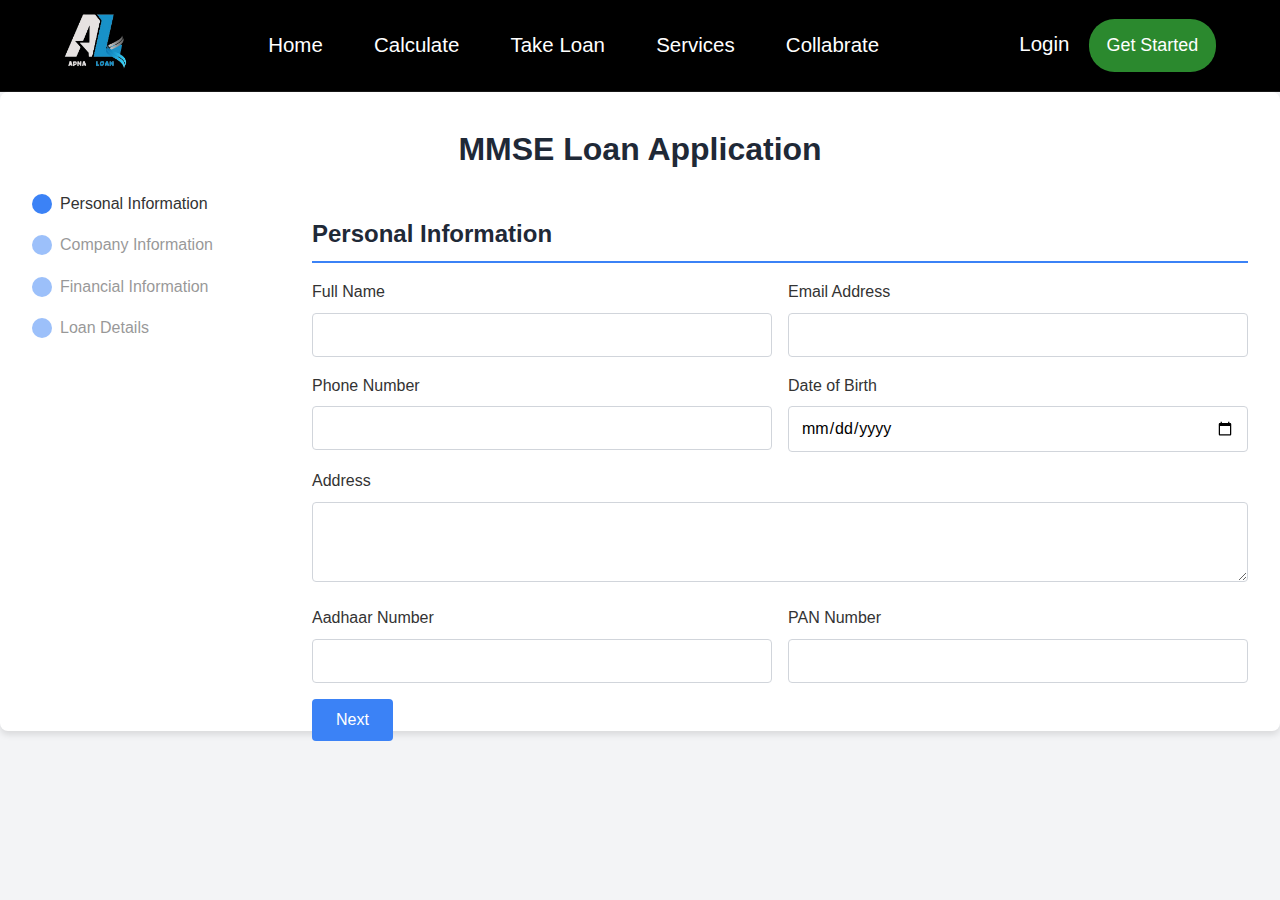
<file: Apna Loan/loan.html>
<!DOCTYPE html>
<html lang="en">
<head>
    <meta charset="UTF-8">
    <meta name="viewport" content="width=device-width, initial-scale=1.0">
    <title>ApnaLoan - MMSE Loan Application</title>
    <link rel="stylesheet" href="./css/style.css">
    <link rel="stylesheet" href="./css/loan.css">
</head>
<body>
    <header>
        <nav>
            <div class="leftnav" data-aos="fade-up" data-aos-duration="800">
                <img class="logo" src="./images/logo3.png" alt="">
            </div>
            <div class="midnav" data-aos="fade-up" data-aos-duration="800" data-aos-delay="500">
                <ul class="simpleflex">
                    <li>
                        <a href="./index.html">Home</a>
                    </li>
                    <li>
                        <a href="./calculator.html">Calculate</a>
                    </li>
                    <li>
                        <a href="./loan.html">Take Loan</a>
                    </li>
                    <li>Services</li>
                    <li><a href="./collab.html">Collabrate</a>
                    </li>
                </ul>
            </div>
            <div class="rightnav simpleflex" data-aos="fade-up" data-aos-duration="800" data-aos-delay="700">
                <a href="./login.html">
                    <button class="loginbtnnav">Login</button>
                </a>
                <button class="startedbtnnav">Get Started</button>
            </div>
        </nav>
    </header>
    <div class="container">
        <h1>MMSE Loan Application</h1>
        <div class="form-container">
            <div class="timeline">
                <div class="timeline-item active" data-step="1">
                    <div class="timeline-dot"></div>
                    <div class="timeline-text">Personal Information</div>
                </div>
                <div class="timeline-item" data-step="2">
                    <div class="timeline-dot"></div>
                    <div class="timeline-text">Company Information</div>
                </div>
                <div class="timeline-item" data-step="3">
                    <div class="timeline-dot"></div>
                    <div class="timeline-text">Financial Information</div>
                </div>
                <div class="timeline-item" data-step="4">
                    <div class="timeline-dot"></div>
                    <div class="timeline-text">Loan Details</div>
                </div>
            </div>
            <form id="loanApplicationForm">
                <div class="form-section active" data-step="1">
                    <h2>Personal Information</h2>
                    <div class="form-row">
                        <div class="form-group">
                            <label for="fullName">Full Name</label>
                            <input type="text" id="fullName" name="fullName" required>
                        </div>
                        <div class="form-group">
                            <label for="email">Email Address</label>
                            <input type="email" id="email" name="email" required>
                        </div>
                    </div>
                    <div class="form-row">
                        <div class="form-group">
                            <label for="phone">Phone Number</label>
                            <input type="tel" id="phone" name="phone" required>
                        </div>
                        <div class="form-group">
                            <label for="dob">Date of Birth</label>
                            <input type="date" id="dob" name="dob" required>
                        </div>
                    </div>
                    <div class="form-row">
                        <div class="form-group">
                            <label for="address">Address</label>
                            <textarea id="address" name="address" rows="3" required></textarea>
                        </div>
                    </div>
                    <div class="form-row">
                        <div class="form-group">
                            <label for="aadhaar">Aadhaar Number</label>
                            <input type="text" id="aadhaar" name="aadhaar" required pattern="[0-9]{12}" title="Please enter a valid 12-digit Aadhaar number">
                        </div>
                        <div class="form-group">
                            <label for="pan">PAN Number</label>
                            <input type="text" id="pan" name="pan" required pattern="[A-Z]{5}[0-9]{4}[A-Z]{1}" title="Please enter a valid 10-character PAN number">
                        </div>
                    </div>
                </div>

                <div class="form-section" data-step="2">
                    <h2>Company Information</h2>
                    <div class="form-row">
                        <div class="form-group">
                            <label for="companyName">Company Name</label>
                            <input type="text" id="companyName" name="companyName" required>
                        </div>
                        <div class="form-group">
                            <label for="businessType">Business Type</label>
                            <select id="businessType" name="businessType" required>
                                <option value="">Select business type</option>
                                <option value="micro">Micro Enterprise</option>
                                <option value="small">Small Enterprise</option>
                                <option value="medium">Medium Enterprise</option>
                            </select>
                        </div>
                    </div>
                    <div class="form-row">
                        <div class="form-group">
                            <label for="industryType">Industry</label>
                            <input type="text" id="industryType" name="industryType" required>
                        </div>
                        <div class="form-group">
                            <label for="yearsInBusiness">Years in Business</label>
                            <input type="number" id="yearsInBusiness" name="yearsInBusiness" min="0" step="0.5" required>
                        </div>
                    </div>
                    <div class="form-row">
                        <div class="form-group">
                            <label for="numEmployees">Number of Employees</label>
                            <input type="number" id="numEmployees" name="numEmployees" min="1" required>
                        </div>
                    </div>
                    <div class="form-row">
                        <div class="form-group">
                            <label for="businessDescription">Business Description</label>
                            <textarea id="businessDescription" name="businessDescription" rows="4" required></textarea>
                        </div>
                    </div>
                </div>

                <div class="form-section" data-step="3">
                    <h2>Financial Information</h2>
                    <div class="form-row">
                        <div class="form-group">
                            <label for="annualRevenue">Annual Revenue (Last Year)</label>
                            <input type="number" id="annualRevenue" name="annualRevenue" min="0" required>
                        </div>
                        <div class="form-group">
                            <label for="monthlyRevenue">Average Monthly Revenue</label>
                            <input type="number" id="monthlyRevenue" name="monthlyRevenue" min="0" required>
                        </div>
                    </div>
                    <div class="form-row">
                        <div class="form-group">
                            <label for="monthlyExpenses">Average Monthly Expenses</label>
                            <input type="number" id="monthlyExpenses" name="monthlyExpenses" min="0" required>
                        </div>
                        <div class="form-group">
                            <label for="outstandingLoans">Outstanding Loans</label>
                            <input type="number" id="outstandingLoans" name="outstandingLoans" min="0" required>
                        </div>
                    </div>
                </div>

                <div class="form-section" data-step="4">
                    <h2>Loan Details</h2>
                    <div class="form-row">
                        <div class="form-group">
                            <label for="loanAmount">Requested Loan Amount</label>
                            <input type="number" id="loanAmount" name="loanAmount" min="0" required>
                        </div>
                        <div class="form-group">
                            <label for="loanTerm">Loan Term (in months)</label>
                            <input type="number" id="loanTerm" name="loanTerm" min="1" max="60" required>
                        </div>
                    </div>
                    <div class="form-row">
                        <div class="form-group">
                            <label for="loanPurpose">Loan Purpose</label>
                            <select id="loanPurpose" name="loanPurpose" required>
                                <option value="">Select loan purpose</option>
                                <option value="expansion">Business Expansion</option>
                                <option value="equipment">Equipment Purchase</option>
                                <option value="workingCapital">Working Capital</option>
                                <option value="inventory">Inventory</option>
                                <option value="refinancing">Debt Refinancing</option>
                                <option value="other">Other</option>
                            </select>
                        </div>
                    </div>
                    <div class="form-row">
                        <div class="form-group">
                            <label for="collateral">Collateral (if any)</label>
                            <textarea id="collateral" name="collateral" rows="3"></textarea>
                        </div>
                    </div>
                </div>

                <div class="btn-container">
                    <button type="button" id="prevBtn" class="btn btn-secondary hidden">Previous</button>
                    <button type="button" id="nextBtn" class="btn">Next</button>
                </div>
            </form>
        </div>
        <div id="creditScore" class="credit-score hidden"></div>
    </div>
    <script src="./js/loan.js"></script>
</body>
</html>
</file>
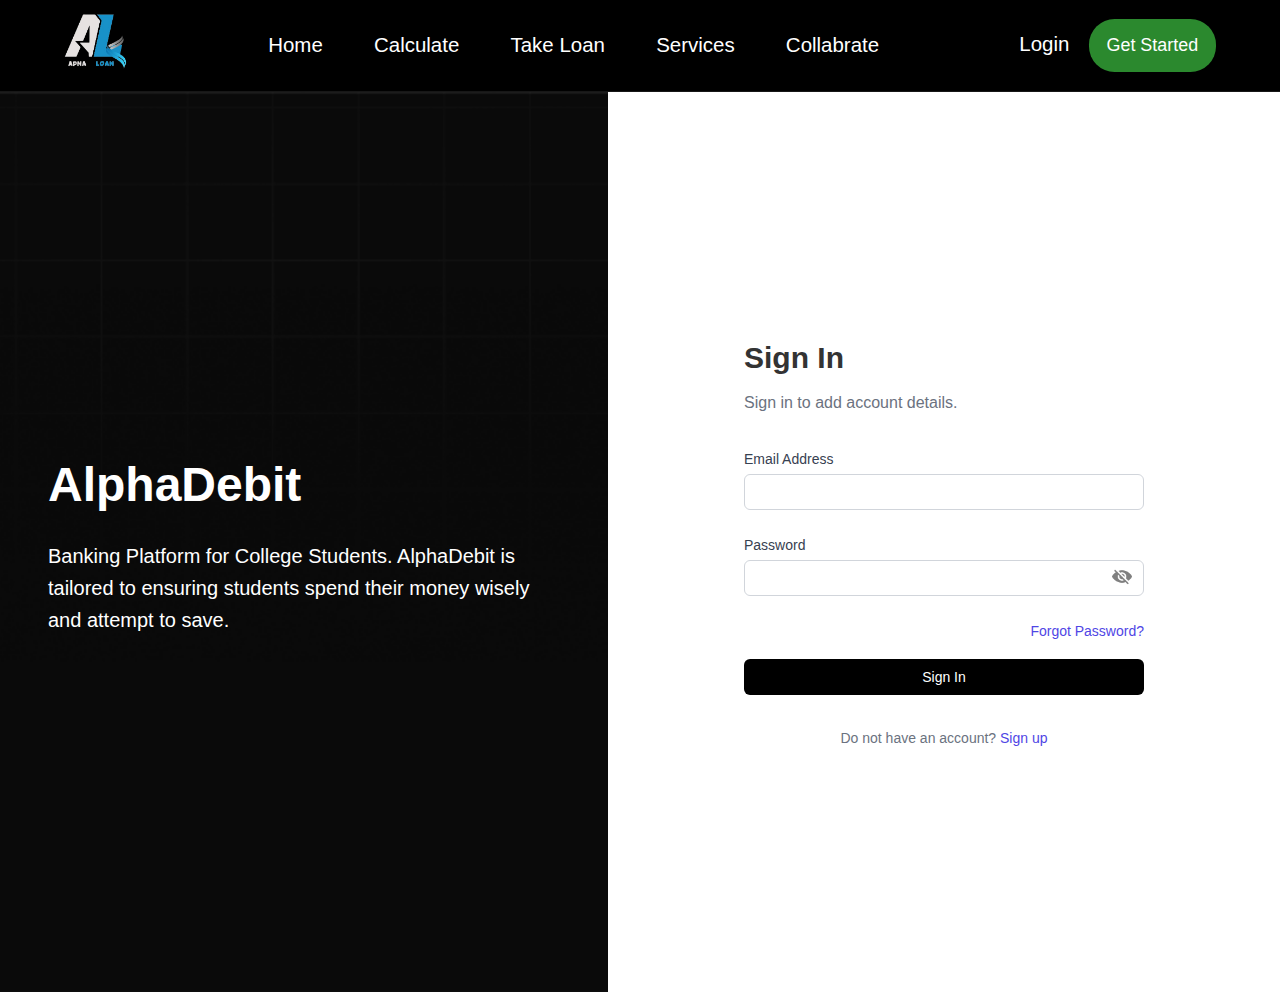
<file: Apna Loan/login.html>
<!DOCTYPE html>
<html lang="en">
<head>
    <meta charset="UTF-8">
    <meta name="viewport" content="width=device-width, initial-scale=1.0">
    <title>Apna Loan -Login</title>
    <link rel="stylesheet" href="./css/style.css">
    <link rel="stylesheet" href="./css/userdataauthmain.css">
    <style>
        
    </style>
</head>
<body>
    <header>
        <nav>
            <div class="leftnav" data-aos="fade-up" data-aos-duration="800">
                <img class="logo" src="./images/logo3.png" alt="">
            </div>
            <div class="midnav" data-aos="fade-up" data-aos-duration="800" data-aos-delay="500">
                <ul class="simpleflex">
                    <li>
                        <a href="./index.html">Home</a>
                    </li>
                    <li>
                        <a href="./calculator.html">Calculate</a>
                    </li>
                    <li>
                        <a href="./loan.html">Take Loan</a>
                    </li>
                    <li>Services</li>
                    <li><a href="./collab.html">Collabrate</a>
                    </li>
                </ul>
            </div>
            <div class="rightnav simpleflex" data-aos="fade-up" data-aos-duration="800" data-aos-delay="700">
                <a href="./login.html">
                    <button class="loginbtnnav">Login</button>
                </a>
                <button class="startedbtnnav">Get Started</button>
            </div>
        </nav>
    </header>
    <div class="login-container">
        <div class="hero-section">
            <img src="./images/bg2.png" alt="Bank building facade" class="hero-image">
            <div class="hero-content">
                <h1 class="hero-title">AlphaDebit</h1>
                <p class="hero-description">
                    Banking Platform for College Students. AlphaDebit is tailored to ensuring students
                    spend their money wisely and attempt to save.
                </p>
            </div>
        </div>
        <div class="form-section">
            <div class="form-container">
                <h2 class="form-title">Sign In</h2>
                <p class="form-subtitle">Sign in to add account details.</p>
                <form id="loginForm" class="login-form">
                    <div class="form-group">
                        <label for="email" class="form-label">Email Address</label>
                        <input type="email" id="email" class="form-input" required>
                    </div>
                    <div class="form-group">
                        <label for="password" class="form-label">Password</label>
                        <div class="password-input-wrapper">
                            <input type="password" id="password" class="form-input" required>
                            <button type="button" id="togglePassword" class="password-toggle">
                                <img src="./images/eye.png" alt="Toggle password visibility" class="eye-icon">
                            </button>
                        </div>
                    </div>
                    <div class="form-actions">
                        <a href="#" class="forgot-password">Forgot Password?</a>
                    </div>
                    <button type="submit" class="submit-button">Sign In</button>
                </form>
                <p class="signup-prompt">
                    Do not have an account? <a href="./signup.html" class="signup-link">Sign up</a>
                </p>
            </div>
        </div>
    </div>

    <script>
        document.addEventListener('DOMContentLoaded', function() {
            const loginForm = document.getElementById('loginForm');
            const emailInput = document.getElementById('email');
            const passwordInput = document.getElementById('password');
            const togglePasswordButton = document.getElementById('togglePassword');

            togglePasswordButton.addEventListener('click', function() {
                const type = passwordInput.getAttribute('type') === 'password' ? 'text' : 'password';
                passwordInput.setAttribute('type', type);
                
                
                this.querySelector('img').src = type === 'password' 
                    ? './images/eye.png' 
                    : './images/eye2.png';
            });

            loginForm.addEventListener('submit', function(e) {
                e.preventDefault();
                
                
                console.log('Login attempted with:', {
                    email: emailInput.value,
                    password: passwordInput.value
                });

                
                alert('Login functionality would be implemented here.');
            });
        });
    </script>
</body>
</html>
</file>
<file: Apna Loan/css/style.css>
*{
    margin: 0;
    padding: 0;
    /* font-family:'Franklin Gothic Medium', 'Arial Narrow', Arial, sans-serif; */
    font-family: "League Spartan", sans-serif;
  font-optical-sizing: auto;

  font-style:normal;
    /* overflow-x :hidden; */
}
main{
  overflow-x:hidden;
}
header{
  position: sticky;
  top: 0;
  z-index: 1000;
}
nav{
    display: flex;
    justify-content: space-between;
    align-items: center;
    color: #fff;
    padding: 1.4vh 5vw;
    border-bottom: 0.4px solid #ffffff17;
    background-color: #000;
    

}
.midnav ul li a{
  text-decoration: none;
  color: #fff;
  cursor: pointer;
  /* font-size: 2vw; */
}
.logo{
    width: 5vw;
}
.simpleflex{
    display: flex;
    justify-content: center;
    align-items: center;
}
.midnav ul {
    gap: 4vw;
    
    list-style: none;
 
}
.midnav ul li {
    font-size: 1.6vw;
}
.loginbtnnav{
    border: none;
    color: #fff;
    background-color: #ffffff00;
    font-size: 1.6vw;
    cursor: pointer;
}
.startedbtnnav{
    border: none;
    background-color: #2B892E;
    color: #fff;
    border-radius: 2vw;
    padding:  1.8vh 1.4vw;
    font-size: 1.4vw;
}
.o{
    
    border: 12px solid #fff;
  background-color: #ffffff00;
  padding: 0 3vw;
  font-size: 3vw;
  border-radius: 2vw;
  position: relative;
  top: -3vh;
}
.rightnav{
    gap:1.5vw;
}
.herocontainer{
    flex-direction: column;
    gap: 2vh;
    align-items: baseline;
    color: #fff;
    padding: 30vh 0 2vh 4vw;
}
.hero{
    background: url('../images/m2.png') no-repeat top ;
    background-size: cover;
    height: 110vh;
}
.upperherocontainer{
    background-color: #0000006e;
    color: #ffffffb8;
    padding: 1vh 2vw;
    font-size: 1.5vw;
    border-radius: 3vw;
    border: 0.2px solid #ffffff20;
}
.headingherocontainer{
    color: #fff;
    font-size: 3vw;
}
.descherocontainer{
    font-size: 1.65vw;
    color:#ffffffb8 ;
    margin-bottom: 2vh;
}
.btnherocontainer button{
    border: none;
    background-color: #2B892E;
    color: #fff;
    border-radius: 2vw;
    padding:  2vh 2vw;
    font-size: 1.6vw;

}
.upperfeaturesconatiner{
    flex-direction: column;
    padding: 3vh 0;
    gap: 2vh;
}
.featuresconatiner{
    padding: 2vh 2vw;
    color: #fff;
    background-color: #000000;
}
.descupperfeaturesconatiner{
    color: #ffffffb8;
    font-size: 1.65vw;
    text-align: center;
    width: 70%;
    padding: 3vh 0;

}
.upperdownfeaturesconatiner{
    gap: 1.7vw;
}
.leftupperdownfeaturesconatiner{
    width: 60%;
    border-radius: 1.5vw;
}
.headingupperfeaturesconatiner{
    font-size: 2.8vw;
    text-align: center;
    width: 55%;
}
.upperleftupperdownfeaturesconatiner{
    background:url('../images/bg2.png') no-repeat ;
    padding: 3vh 0 ;
    background-size: cover;
    display: flex;
    flex-direction: column;
    justify-content: center;
    align-items: center;
    gap: 2vh;
}
.oneupperleftupperdownfeaturesconatiner{
    display: flex;
    justify-content: center;
    align-items: center;
    padding: 2vh 1vw;
    border-radius: 1.5vw;
    background-color: #202020;

    gap: 2vw;
}
.downleftupperdownfeaturesconatiner{
    display:flex;
    justify-content: center;
    align-items: flex-start;
    padding: 1vh 2vw;
    height: 23vh;

    background-color: #111;
    flex-direction: column;
    
}
.rightupperdownfeaturesconatiner{
    width:40%;

}
.upperrightupperdownfeaturesconatiner{
    background: url('../images/bg2.png') no-repeat top;
    background-size: cover;
    padding: 3vh 0 3vh 4vw;
    gap: 2vh;
    flex-direction: column;
    display: flex;
    justify-content: center;
    align-items: flex-end;
}
.setfeaturebox{
    /* height: 50vh; */
}
.featsubhead{
    font-size: 2vw;
    padding: 2vh 0;

}
.featsubdesc{
    font-size: 1.3vw;
    padding: 1vh 0 2vh 0;
}
.downfeaturesconatiner{
    flex-direction: column;
    gap: 5vh;
}
.sidefeat{
    border-top-left-radius:2vw;
    border-top-right-radius:0vw;
    border-bottom-right-radius:0vw;
    border-bottom-left-radius:2vw;
}
.sidefeat2{
    border-top-left-radius:0vw;
    border-top-right-radius:2vw;
    border-bottom-right-radius:2vw;
    border-bottom-left-radius:0vw;
    flex-direction: row-reverse;

}
.downsetinnerfeact{
    align-items: flex-start;
    padding: 3vh 0;
}



  
  .higlightcontainer{
    display: flex;
    flex-direction: column;
    padding: 3vh 4vw;
    gap: 10vh;
    background-color: #000000;
    padding-bottom: 8vh;

  }
  .upperhiglightcontainer{
    display: flex;
    justify-content: space-between;
    align-items: center;
  }
  .leftupperhiglightcontainer{
    width: 45vw;
    /* font-size: 3vw; */
    display: flex;
    flex-direction: column;
    justify-content: flex-start;
    align-items: flex-start;
    gap: 2vh;
    color: #fff;
  }
  .headingleftupperhiglightcontainer, .headingleftupperhiglightcontainer{
    font-size: 2.1vw;
  }
  .desleftupperhiglightcontainer{
    font-size: 1.5vw;
    color: #ffffffad;
  }
  .rightupperhiglightcontainer{
    width: 45vw;
  }
  .rightupperhiglightcontainer img{
    width: 100%;
  }
  .loancontainer{
    display: flex;
    justify-content: space-between;
    padding: 3vh 4vw;
    /* align-items: flex-end; */
    gap: 4vw;
    background-color: #000000;
    

  }
  .leftrightloancontainer{
    background:url('../images/lc3.jpg') no-repeat;
    background-size :cover;
    width: 25vw;
    height: 75vh;
    border-radius: 2vw;
}
.rightrightloancontainer{
    background: url('../images/lc4.png') no-repeat;
    background-size: cover;
    width: 25vw;
    height: 75vh;
    border-radius: 2vw;
  }
  .leftloancontainer{
    width: 50%;
    display:flex;
    justify-content: space-between;
    align-items: flex-start;
    flex-direction: column;
    gap: 14vh;
  }
  .outerdownleftloancontainer{
    display:flex;
    justify-content: flex-start;
    align-items: flex-start;
    flex-direction: column;
    gap: 3vh;

  }
  .rightloancontainer{
    width: 50%;
    display: flex;
    justify-content: center;
    align-items: center;
    gap: 2vw;

  }
  .headingleftloancontainer h5{
    background-color: #0000006e;
    color: #ffffffb8;
    padding: 1vh 2vw;
    font-size: 1.5vw;
    border-radius: 3vw;
    display: inline;
    
    border: 0.2px solid #ffffff20;

  }
  .subleftloancontainer{
    font-size: 2.6vw;
    color: #fff;
  }
  .descleftloancontainer{
    color: #ffffffb0;
    font-size: 1.6vw;
  }

.buttonleftloancontainer button{

    border: none;
    background-color: #2B892E;
    color: #fff;
    border-radius: 2vw;
    padding:  2vh 2vw;
    font-size: 1.6vw;
}
.imgl{
    width: 6.5vw;
}

.image-container2 {
    position: relative;
    width: 200px;
    height: 200px;
    transform-style: preserve-3d;
    transform: perspective(1000px) rotateY(0deg);
    transition: transform 0.7s;
  }
  
  .image-container2 span {
    position: absolute;
    top: 0;
    left: 0;
    width: 100%;
    transform: rotateY(calc(var(--i) * 45deg)) translateZ(400px);
  }
  
  .image-container2 span img {
    position: absolute;
    left: 0;
    top: 0;
    width: 100%;
  }
  
  .btn-container {
    position: relative;
    width: 80%;
  }
  
  .btn {
    position: absolute;
    /* bottom: -80px; */
    background: #2B892E;
    color: #fff;
    border: none;
    padding: 1.5vh 2vw;
    border-radius: 0.5vw;
    font-size:1.5vw;
    cursor: pointer;
  }
  
  #prev {
    left: 20%;
  }
  
  #next {
    right: 20%;
  }
  
  .btn:hover {
    filter: brightness(1.5);
  }
  
  .outerimagecontainer{
    display: flex;
    flex-direction: column;
    justify-content: center;
    align-items: center;
    /* gap: 1vh; */
    padding: 20vh 0 20vh 0;
    background-color: #000000;
  }
  .partnerh{
    color: #fff;
    padding-bottom: 24vh;

  }



.fixed-image-wrapper {
    width: 83%;
    height: 300px; 
    overflow: hidden;
    
    position: relative;
    
    
}

.image-row-wrapper {
    position: absolute;
    width: 100%;
    height: 13vh;
    display: flex;
    gap: 19vh;
    flex-direction: column;
    animation: scrollImageLines 8s linear infinite;
}

.scrolling-image-row {
    display: flex;
    justify-content: space-between;
    height: 50%;
    gap: 7vw;
}

.scrolling-image-row img {
    width: 100%; 
    height: 7vh;
    /* object-fit: cover; */
    margin-right: 10px;
    
}



@keyframes scrollImageLines {
    0% {
        top: 0;
    }
    100% {
        top: -300px; /* Moves up by 300px (two rows) */
    }
}
.outerfloatc{
    display: flex;
    justify-content: center;
    align-items: center;
    padding-bottom: 10vh;
    flex-direction: column;
    background-color: #000000;
}
.partnerh2{
    color:#fff;
    padding:2vh 0;
}


.outerblog{
  display: flex;
  justify-content: center;
  flex-direction: column;
  align-items: center;
  padding: 8vh 0 0 0;
  gap: 5vh;
  background-color: #000000;
}
.upperfeature{
  display: flex;
  justify-content: center;
  align-items: center;
  flex-direction: column;
}
.bigtext{
  font-size: 5vw;
  color: #ffffff38;
}
.big2{
  color: #808080b2;
}
.featuredesc{
  position: absolute;
  color: #fff;
  word-spacing: 0.5vw;
  font-size: 2vw;
}
.downfeature{
  display: flex;
  justify-content: space-around;
  align-items: center;
  gap: 3vw;
  padding: 2vh 3vw;

}
.setio{
  width: 18vw;
  height: 24vw;
}

.perfeature{
  display: flex;
  justify-content: center;
  align-items: center;
  text-align: center;
  flex-direction: column;
  gap: 4vh;
  color: #fff;

}
.perfeatureimg{
  padding: 10%;
  border-radius: 50%;
  background-color: #ffffff38 ;
}
.fea2{
  color: #fff;
}
.blogpunch{
  font-size: 1.7vw;
  letter-spacing: 0.2vw;
  color: #fff;
}
.perb{
  color: rgb(20, 95, 170);
}
.perdb{
  color: #000;
  font-size: 1.3vw;
}
.perbi{
  padding: 0%;
}
.downadjust{
  position: relative;
  bottom: 8vh;
  background-color: #fff;
  padding: 2vh 2vw;
}

.outerfooter{
  display: flex;
  justify-content: space-between;
  gap: 3vw;
  align-items: flex-start;
  padding: 10vh 4vw;
  background-color: #09073f;
  background: url('../images/m5.png') no-repeat fixed;
  background-size:cover;
  color: #fff;
  /* margin-top: 5vh; */
}
.fc{
  display: flex;
  flex-direction: column;
  justify-content: center;
  align-items: flex-start;
  gap: 4vh;
  
}
.flogo{
  width: 5vw;
}
.fpp{
  width: 5vw;
}
.listsecondfooter ul li{
  list-style: none;
  padding: 2vh 0;
  color: #ffffffbb;
  font-size: 1.3vw;
}
.descfirstfooter{
  font-size: 1.5vw;
  color: #ffffffbb;
}
.headingsecondfooter{
  font-size: 1.5vw;
}
.descthirdfooter{
  font-size: 1.3vw;
  color: #ffffffbb;

}
.newsin{
  width: 100%;
  padding: 1.3vh 0.5vw;
  font-size: 1.3vw;
  border: none;
  background-color: #ffffff7b;
  color: #000000c2;
}


@media screen and (max-width:900px) {
  .startedbtnnav {
    padding: 0.8vh 1.4vw;
  }
  .hero {
    height: 65vh;
  }
  .herocontainer {
    padding: 13vh 0 0vh 4vw;
  }
  .btnherocontainer button {
    padding: 1vh 2vw;
  }
  .upperherocontainer {
    font-size: 2.2vw;
  }
  .descherocontainer {
    font-size: 2.5vw;
  }
}
@media screen and (max-width:650px) {
  .oneupperleftupperdownfeaturesconatiner {
    padding: 0.5vh 1vw;
    font-size: 2vw;
  }
  .downleftupperdownfeaturesconatiner {
    height: 9vh;
  }
  .loginbtnnav {
    font-size: 2.6vw;
  }
  .hero {
    height: 45vh;
  }
  .herocontainer {
    padding: 8vh 0 0vh 4vw;
  }
  
  .startedbtnnav {
    font-size: 1.9vw;
  }
  .midnav ul li {
    font-size: 2.3vw;
  }
  
}

@media screen and (max-width:450px) {
  nav {
    flex-direction: column;
    gap: 2vh;
  }
  .upperhiglightcontainer {
    flex-direction: column-reverse;
    width: 100%;
  }
  .downfeature {
    flex-direction: column;
    width: 100%;
  }
  .perdb {
    font-size: 3.3vw;
  }
  .featuredesc {
    font-size: 6vw;
  }
  .blogpunch {
    font-size: 4vw;
    padding: 0 2vw;

    text-align: center;
  }
  .bigtext {
    font-size: 10vw;
  }
  .downadjust {
    padding: 1vh 2vw;
  }
  .setio {
    width: 45vw;
    height: 60vw;
  }
  .rightupperhiglightcontainer {
    width: 100%;
  }
  .leftupperhiglightcontainer {
    width: 100%;
  }
  .desleftupperhiglightcontainer {
    font-size: 4.5vw;
  }
  .hero {
    height: 30vh;
  }
  .herocontainer {
    padding: 4vh 0 0vh 4vw;
  }
  .loginbtnnav {
    font-size: 3.8vw;
  }
  .startedbtnnav {
    font-size: 3.9vw;
  }
  .featsubhead {
    font-size: 2.5vw;
    padding: 1vh 0;
  }
  .featsubdesc {
    font-size: 1.9vw;
    padding: 1vh 0 2vh 0;
  }
  .midnav ul li {
    font-size: 3.8vw;
  }
  .rightnav {
    gap: 6.5vw;
  }
  .logo {
    width: 12vw;
  }
}
</file>
<file: Apna Loan/css/loan.css>
@import url('https://fonts.googleapis.com/css2?family=Inter:wght@400;500;600;700&display=swap');

        :root {
            --primary-color: #3b82f6;
            --secondary-color: #1f2937;
            --background-color: #f3f4f6;
            --text-color: #333333;
            --border-color: #d1d5db;
        }

        * {
            margin: 0;
            padding: 0;
            box-sizing: border-box;
        }

        body {
            font-family: 'Inter', sans-serif;
            background-color: var(--background-color);
            color: var(--text-color);
            line-height: 1.6;
        }

        .container {
            padding: 2rem;
            background-color: #ffffff;
            border-radius: 8px;
            box-shadow: 0 4px 6px rgba(0, 0, 0, 0.1);
        }

        h1, h2 {
            color: var(--secondary-color);
            margin-bottom: 1rem;
        }

        h1 {
            font-size: 2rem;
            text-align: center;
        }

        h2 {
            font-size: 1.5rem;
            border-bottom: 2px solid var(--primary-color);
            padding-bottom: 0.5rem;
            margin-top: 1.5rem;
        }
        #loanApplicationForm{
            width: 100%;
        }

        .form-container {
            display: flex;
            gap: 5rem;
        }

        .timeline {
            flex: 0 0 200px;
        }

        .timeline-item {
            display: flex;
            align-items: center;
            margin-bottom: 1rem;
            opacity: 0.5;
            transition: opacity 0.3s ease;
        }

        .timeline-item.active {
            opacity: 1;
        }

        .timeline-dot {
            width: 20px;
            height: 20px;
            border-radius: 50%;
            background-color: var(--primary-color);
            margin-right: 0.5rem;
        }

        .timeline-text {
            font-weight: 500;
        }

        .form-section {
            flex: 1;
            display: none;
        }

        .form-section.active {
            display: block;
        }

        .form-row {
            display: flex;
            flex-wrap: wrap;
            gap: 1rem;
            margin-bottom: 1rem;
        }

        .form-group {
            flex: 1 1 calc(50% - 0.5rem);
            min-width: 250px;
        }

        label {
            display: block;
            margin-bottom: 0.5rem;
            font-weight: 500;
        }

        input[type="text"],
        input[type="email"],
        input[type="tel"],
        input[type="number"],
        input[type="date"],
        select,
        textarea {
            width: 100%;
            padding: 0.75rem;
            border: 1px solid var(--border-color);
            border-radius: 4px;
            font-size: 1rem;
            transition: border-color 0.3s ease;
        }

        input[type="text"]:focus,
        input[type="email"]:focus,
        input[type="tel"]:focus,
        input[type="number"]:focus,
        input[type="date"]:focus,
        select:focus,
        textarea:focus {
            outline: none;
            border-color: var(--primary-color);
        }

        .btn-container {
            display: flex;
            justify-content: space-between;
            margin-top: 1rem;
        }

        .btn {
            display: inline-block;
            background-color: var(--primary-color);
            color: #ffffff;
            padding: 0.75rem 1.5rem;
            border: none;
            border-radius: 4px;
            font-size: 1rem;
            cursor: pointer;
            transition: background-color 0.3s ease;
        }

        .btn:hover {
            background-color: #2563eb;
        }

        .btn-secondary {
            background-color: var(--secondary-color);
        }

        .credit-score {
            font-size: 1.25rem;
            font-weight: 600;
            text-align: center;
            margin-top: 1rem;
            padding: 1rem;
            background-color: #e0f2fe;
            border-radius: 4px;
        }

        .error {
            color: #ef4444;
            font-size: 0.875rem;
            margin-top: 0.25rem;
        }

        .hidden {
            display: none;
        }

        @media (max-width: 768px) {
            .container {
                padding: 1rem;
            }

            .form-container {
                flex-direction: column;
            }

            .timeline {
                flex: none;
                margin-bottom: 1rem;
            }

            .form-group {
                flex: 1 1 100%;
            }
        }
</file>
<file: Apna Loan/css/userdataauthmain.css>
@import url('https://fonts.googleapis.com/css2?family=Inter:wght@400;500;600;700&display=swap');

        * {
            margin: 0;
            padding: 0;
            box-sizing: border-box;
        }

        body {
            font-family: 'Inter', sans-serif;
            background-color: #ffffff;
            color: #333333;
            line-height: 1.6;
        }

        .login-container {
            display: flex;
            min-height: 100vh;
        }

        .hero-section {
            display: none;
        }

        .form-section {
            flex: 1;
            display: flex;
            justify-content: center;
            align-items: center;
            padding: 2rem;
        }

        .form-container {
            width: 100%;
            max-width: 400px;
        }

        .form-title {
            font-size: 1.875rem;
            font-weight: 600;
            margin-bottom: 0.5rem;
        }

        .form-subtitle {
            color: #6b7280;
            margin-bottom: 2rem;
        }

        .form-group {
            margin-bottom: 1.5rem;
        }

        .form-label {
            display: block;
            font-size: 0.875rem;
            font-weight: 500;
            margin-bottom: 0.25rem;
            color: #374151;
        }

        .form-input {
            width: 100%;
            padding: 0.5rem 0.75rem;
            border: 1px solid #d1d5db;
            border-radius: 0.375rem;
            font-size: 1rem;
            transition: border-color 0.15s ease-in-out, box-shadow 0.15s ease-in-out;
        }

        .form-input:focus {
            outline: none;
            border-color: #6366f1;
            box-shadow: 0 0 0 3px rgba(99, 102, 241, 0.1);
        }

        .password-input-wrapper {
            position: relative;
        }

        .password-toggle {
            position: absolute;
            right: 0.75rem;
            top: 50%;
            transform: translateY(-50%);
            background: none;
            border: none;
            cursor: pointer;
        }

        .eye-icon {
            width: 1.25rem;
            height: 1.25rem;
            opacity: 0.5;
        }

        .form-actions {
            display: flex;
            justify-content: flex-end;
            margin-bottom: 1rem;
        }

        .forgot-password {
            font-size: 0.875rem;
            color: #4f46e5;
            text-decoration: none;
        }

        .forgot-password:hover {
            text-decoration: underline;
        }

        .submit-button {
            width: 100%;
            padding: 0.625rem 1.25rem;
            background-color: #000000;
            color: #ffffff;
            border: none;
            border-radius: 0.375rem;
            font-size: 0.875rem;
            font-weight: 500;
            cursor: pointer;
            transition: background-color 0.15s ease-in-out;
        }

        .submit-button:hover {
            background-color: #1f2937;
        }

        .signup-prompt {
            margin-top: 2rem;
            text-align: center;
            font-size: 0.875rem;
            color: #6b7280;
        }

        .signup-link {
            color: #4f46e5;
            font-weight: 500;
            text-decoration: none;
        }

        .signup-link:hover {
            text-decoration: underline;
        }

        @media (min-width: 1024px) {
            .hero-section {
                display: block;
                flex: 1;
                position: relative;
                overflow: hidden;
            }

            .hero-image {
                width: 100%;
                height: 100%;
                object-fit: cover;
                filter: brightness(50%);
            }

            .hero-content {
                position: absolute;
                top: 0;
                left: 0;
                right: 0;
                bottom: 0;
                display: flex;
                flex-direction: column;
                justify-content: center;
                padding: 3rem;
                color: #ffffff;
            }

            .hero-title {
                font-size: 3rem;
                font-weight: 700;
                margin-bottom: 1rem;
            }

            .hero-description {
                font-size: 1.25rem;
                max-width: 32rem;
            }
        }
</file>
